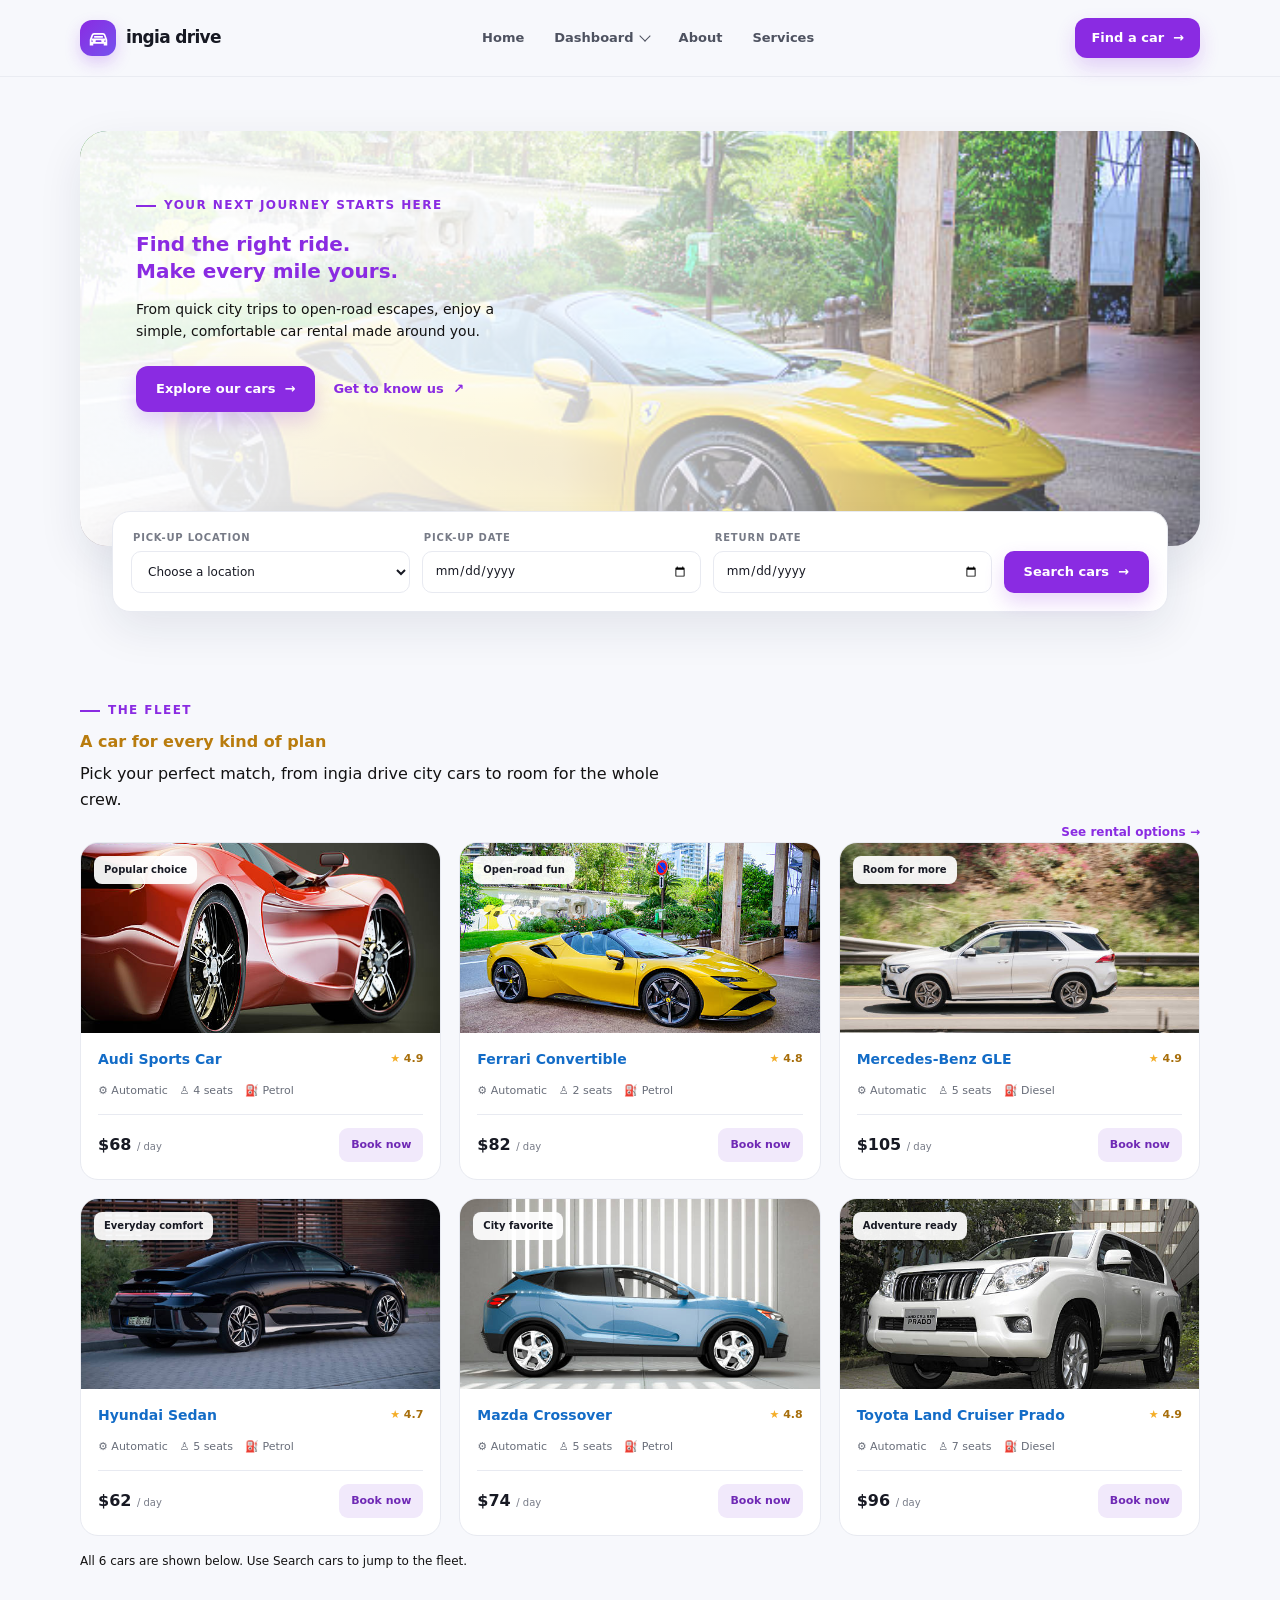
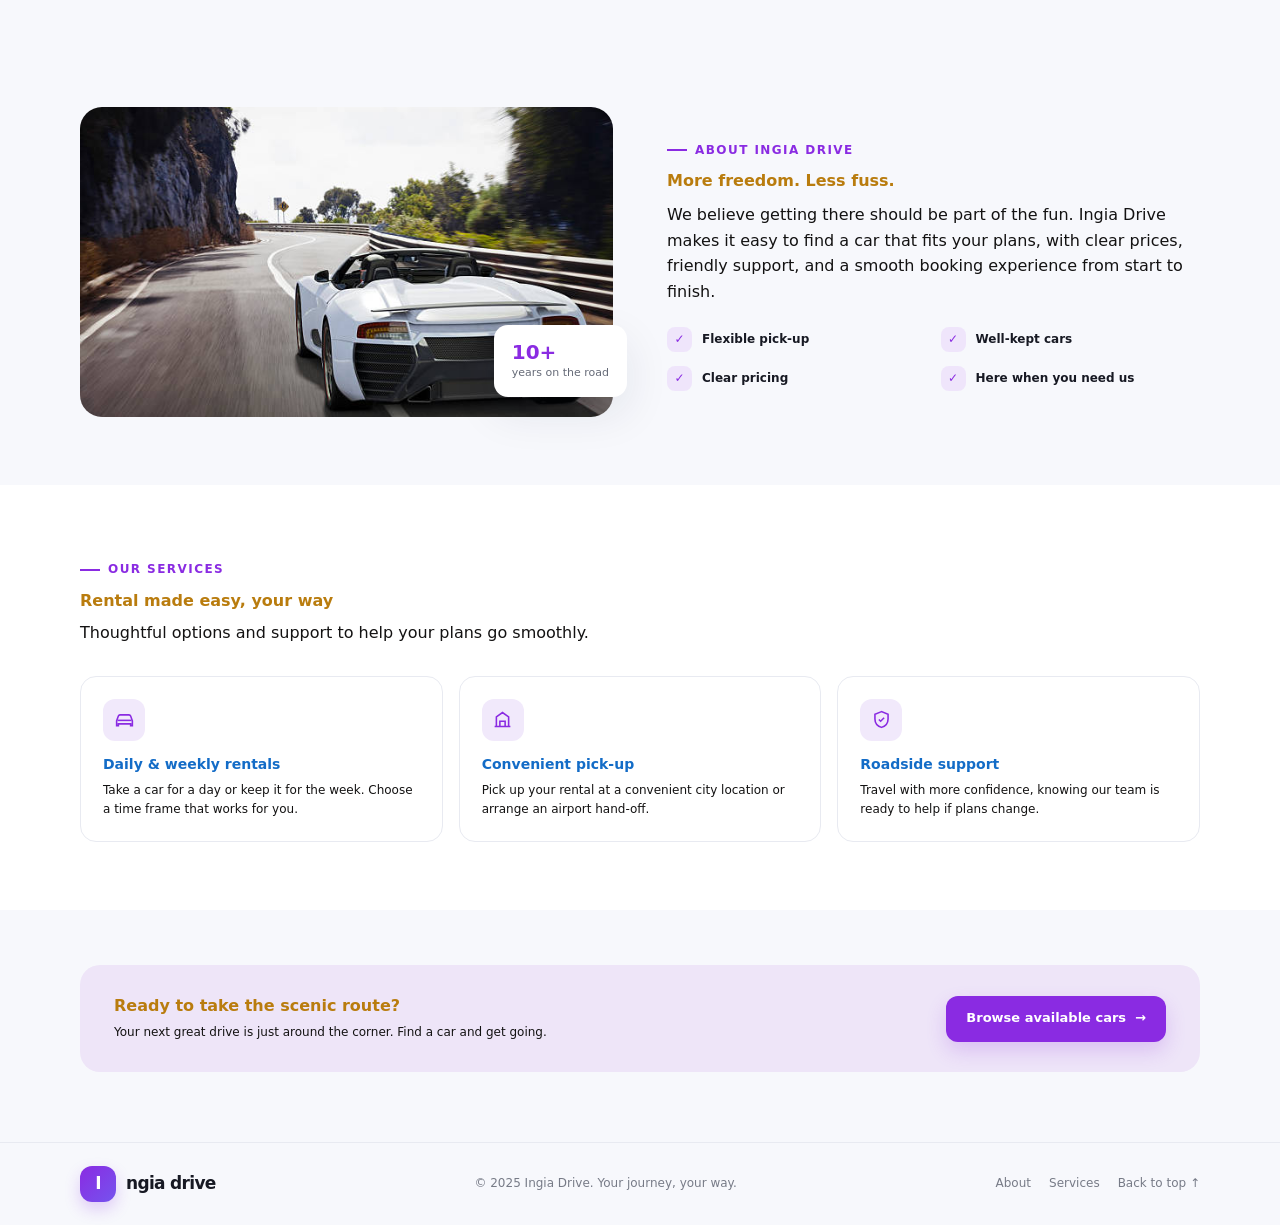
<file: index.html>
<!DOCTYPE html>
<html lang="en">
<head>
  <meta charset="UTF-8">
  <meta name="viewport" content="width=device-width, initial-scale=1.0">
  <meta name="theme-color" content="#f7f8fc">
  <meta name="description" content="Find your perfect ride with Ingia Drive. Easy, flexible car rentals for every journey.">
  <title>Ingia Drive | Car Rentals</title>
  <link rel="stylesheet" href="style.css"> 
</head>
<body>
  <header>
    <div class="container nav">
      <a class="brand" href="#home" aria-label="Ingia Drive home">
        <span class="brand-mark" aria-hidden="true">
          <svg viewBox="0 0 24 24" fill="none" stroke="currentColor" stroke-width="2"><path d="M3 13.5 5 8a2 2 0 0 1 1.9-1.3h10.2A2 2 0 0 1 19 8l2 5.5V19h-2v-2H5v2H3v-5.5Z"/><path d="M4 13h16M7 10h10"/><circle cx="7" cy="14.5" r="1"/><circle cx="17" cy="14.5" r="1"/></svg>
        </span>
        ingia drive
      </a>
      <nav class="nav-links" aria-label="Main navigation">
        <a href="#home">Home</a>
        <details class="nav-dropdown" id="dashboard-menu">
          <summary>Dashboard</summary>
          <div class="nav-dropdown-menu">
            <a href="renter-dashboard.html">Renter dashboard</a>
            <a href="manager-dashboard.html">Manager dashboard</a>
          </div>
        </details>
        <a href="#about">About</a>
        <a href="#services">Services</a>
      </nav>
      <a class="button" href="#fleet">Find a car <span aria-hidden="true">→</span></a>
    </div>
  </header>

  <main>
    <section class="hero" id="home">
      <div class="container">
        <div class="hero-card">
          <div class="hero-content">
            <span class="eyebrow">Your next journey starts here</span>
            <h1>Find the right ride.<br>Make every mile yours.</h1>
            <p class="hero-copy">From quick city trips to open-road escapes, enjoy a simple, comfortable car rental made around you.</p>
            <div class="hero-actions">
              <a class="button" href="#fleet">Explore our cars <span aria-hidden="true">→</span></a>
              <a class="text-link" href="#about">Get to know us <span aria-hidden="true">↗</span></a>
            </div>
          </div>
        </div>
        <form class="booking-bar" id="booking-form">
          <div class="field">
            <label for="pickup">Pick-up location</label>
            <select id="pickup" name="pickup">
              <option value="">Choose a location</option>
              <option>Downtown</option>
              <option>Airport</option>
              <option>Central Station</option>
            </select>
          </div>
          <div class="field">
            <label for="pickup-date">Pick-up date</label>
            <input id="pickup-date" name="pickup-date" type="date">
          </div>
          <div class="field">
            <label for="return-date">Return date</label>
            <input id="return-date" name="return-date" type="date">
          </div>
          <button class="button" type="submit">Search cars <span aria-hidden="true">→</span></button>
        </form>
      </div>
    </section>

    <section class="fleet" id="fleet">
      <div class="container">
        <div class="fleet-top">
          <div class="section-heading">
            <span class="eyebrow">The fleet</span>
            <h2>A car for every kind of plan</h2>
            <p>Pick your perfect match, from ingia drive city cars to room for the whole crew.</p>
          </div>
          <a class="view-all" href="#services">See rental options <span aria-hidden="true">→</span></a>
        </div>
        <div class="cars">
          <article class="car-card">
            <div class="car-image">
              <img src="Audi.jpg" alt="Red Audi sports car" loading="lazy">
              <span class="tag">Popular choice</span>
            </div>
            <div class="car-info">
              <div class="car-name"><h3>Audi Sports Car</h3><span class="rating"><span>★</span> 4.9</span></div>
              <div class="specs">
                <span>⚙ Automatic</span><span>♙ 4 seats</span><span>⛽ Petrol</span>
              </div>
              <div class="price-row"><div class="price">$68 <small>/ day</small></div><a class="small-button" href="#booking-form">Book now</a></div>
            </div>
          </article>
          <article class="car-card">
            <div class="car-image">
              <img src="ferrari.jpg" alt="Yellow Ferrari convertible parked by the street" loading="lazy">
              <span class="tag">Open-road fun</span>
            </div>
            <div class="car-info">
              <div class="car-name"><h3>Ferrari Convertible</h3><span class="rating"><span>★</span> 4.8</span></div>
              <div class="specs">
                <span>⚙ Automatic</span><span>♙ 2 seats</span><span>⛽ Petrol</span>
              </div>
              <div class="price-row"><div class="price">$82 <small>/ day</small></div><a class="small-button" href="#booking-form">Book now</a></div>
            </div>
          </article>
          <article class="car-card">
            <div class="car-image">
              <img src="gle.jpg" alt="White Mercedes-Benz GLE SUV on the road" loading="lazy">
              <span class="tag">Room for more</span>
            </div>
            <div class="car-info">
              <div class="car-name"><h3>Mercedes-Benz GLE</h3><span class="rating"><span>★</span> 4.9</span></div>
              <div class="specs">
                <span>⚙ Automatic</span><span>♙ 5 seats</span><span>⛽ Diesel</span>
              </div>
              <div class="price-row"><div class="price">$105 <small>/ day</small></div><a class="small-button" href="#booking-form">Book now</a></div>
            </div>
          </article>
          <article class="car-card">
            <div class="car-image">
              <img src="hyundai.jpg" alt="Black Hyundai sedan" loading="lazy">
              <span class="tag">Everyday comfort</span>
            </div>
            <div class="car-info">
              <div class="car-name"><h3>Hyundai Sedan</h3><span class="rating"><span>★</span> 4.7</span></div>
              <div class="specs">
                <span>⚙ Automatic</span><span>♙ 5 seats</span><span>⛽ Petrol</span>
              </div>
              <div class="price-row"><div class="price">$62 <small>/ day</small></div><a class="small-button" href="#booking-form">Book now</a></div>
            </div>
          </article>
          <article class="car-card">
            <div class="car-image">
              <img src="mazda.jpg" alt="Blue Mazda crossover" loading="lazy">
              <span class="tag">City favorite</span>
            </div>
            <div class="car-info">
              <div class="car-name"><h3>Mazda Crossover</h3><span class="rating"><span>★</span> 4.8</span></div>
              <div class="specs">
                <span>⚙ Automatic</span><span>♙ 5 seats</span><span>⛽ Petrol</span>
              </div>
              <div class="price-row"><div class="price">$74 <small>/ day</small></div><a class="small-button" href="#booking-form">Book now</a></div>
            </div>
          </article>
          <article class="car-card">
            <div class="car-image">
              <img src="prado.jpg" alt="White Toyota Land Cruiser Prado SUV" loading="lazy">
              <span class="tag">Adventure ready</span>
            </div>
            <div class="car-info">
              <div class="car-name"><h3>Toyota Land Cruiser Prado</h3><span class="rating"><span>★</span> 4.9</span></div>
              <div class="specs">
                <span>⚙ Automatic</span><span>♙ 7 seats</span><span>⛽ Diesel</span>
              </div>
              <div class="price-row"><div class="price">$96 <small>/ day</small></div><a class="small-button" href="#booking-form">Book now</a></div>
            </div>
          </article>
        </div>
        <p id="search-results" class="search-results" aria-live="polite">All 6 cars are shown below. Use Search cars to jump to the fleet.</p>
      </div>
    </section>

    <section id="about">
      <div class="container about-wrap">
        <div class="about-image">
          <img src="ferrari1.jpg" alt="Convertible driving along a scenic mountain road" loading="lazy">
          <div class="experience"><strong>10+</strong>years on the road</div>
        </div>
        <div class="about-copy">
          <span class="eyebrow">About Ingia Drive</span>
          <h2>More freedom. Less fuss.</h2>
          <p>We believe getting there should be part of the fun. Ingia Drive makes it easy to find a car that fits your plans, with clear prices, friendly support, and a smooth booking experience from start to finish.</p>
          <div class="benefits">
            <div class="benefit"><span class="check">✓</span> Flexible pick-up</div>
            <div class="benefit"><span class="check">✓</span> Well-kept cars</div>
            <div class="benefit"><span class="check">✓</span> Clear pricing</div>
            <div class="benefit"><span class="check">✓</span> Here when you need us</div>
          </div>
        </div>
      </div>
    </section>

    <section class="services" id="services">
      <div class="container">
        <div class="section-heading">
          <span class="eyebrow">Our services</span>
          <h2>Rental made easy, your way</h2>
          <p>Thoughtful options and support to help your plans go smoothly.</p>
        </div>
        <div class="service-grid">
          <article class="service-card">
            <div class="service-icon" aria-hidden="true"><svg viewBox="0 0 24 24" fill="none" stroke="currentColor" stroke-width="1.8"><path d="M3 13.5 5 8a2 2 0 0 1 1.9-1.3h10.2A2 2 0 0 1 19 8l2 5.5V19h-2v-2H5v2H3v-5.5Z"/><path d="M4 13h16"/></svg></div>
            <h3>Daily &amp; weekly rentals</h3>
            <p>Take a car for a day or keep it for the week. Choose a time frame that works for you.</p>
          </article>
          <article class="service-card">
            <div class="service-icon" aria-hidden="true"><svg viewBox="0 0 24 24" fill="none" stroke="currentColor" stroke-width="1.8"><path d="M3 20h18M5 20V9l7-5 7 5v11M9 20v-6h6v6"/></svg></div>
            <h3>Convenient pick-up</h3>
            <p>Pick up your rental at a convenient city location or arrange an airport hand-off.</p>
          </article>
          <article class="service-card">
            <div class="service-icon" aria-hidden="true"><svg viewBox="0 0 24 24" fill="none" stroke="currentColor" stroke-width="1.8"><path d="M12 3 4.5 6v5.3c0 4.7 3.2 8.3 7.5 9.7 4.3-1.4 7.5-5 7.5-9.7V6L12 3Z"/><path d="m9 12 2 2 4-4"/></svg></div>
            <h3>Roadside support</h3>
            <p>Travel with more confidence, knowing our team is ready to help if plans change.</p>
          </article>
        </div>
      </div>
    </section>

    <section class="cta">
      <div class="container">
        <div class="cta-box">
          <div>
            <h2>Ready to take the scenic route?</h2>
            <p>Your next great drive is just around the corner. Find a car and get going.</p>
          </div>
          <a class="button" href="#fleet">Browse available cars <span aria-hidden="true">→</span></a>
        </div>
      </div>
    </section>
  </main>

  <footer>
    <div class="container footer-row">
      <a class="brand" href="#home"><span class="brand-mark" aria-hidden="true">I</span>ngia drive</a>
      <span>© 2025 Ingia Drive. Your journey, your way.</span>
      <div class="footer-links"><a href="#about">About</a><a href="#services">Services</a><a href="#home">Back to top ↑</a></div>
    </div>
  </footer>
  <script>
    document.getElementById("booking-form").addEventListener("submit", function (event) {
      event.preventDefault();
      document.getElementById("search-results").textContent = "Here are all 6 cars in our fleet.";
      document.getElementById("fleet").scrollIntoView({ behavior: "smooth" });
    });
  </script>
</body>
</html>
</file>
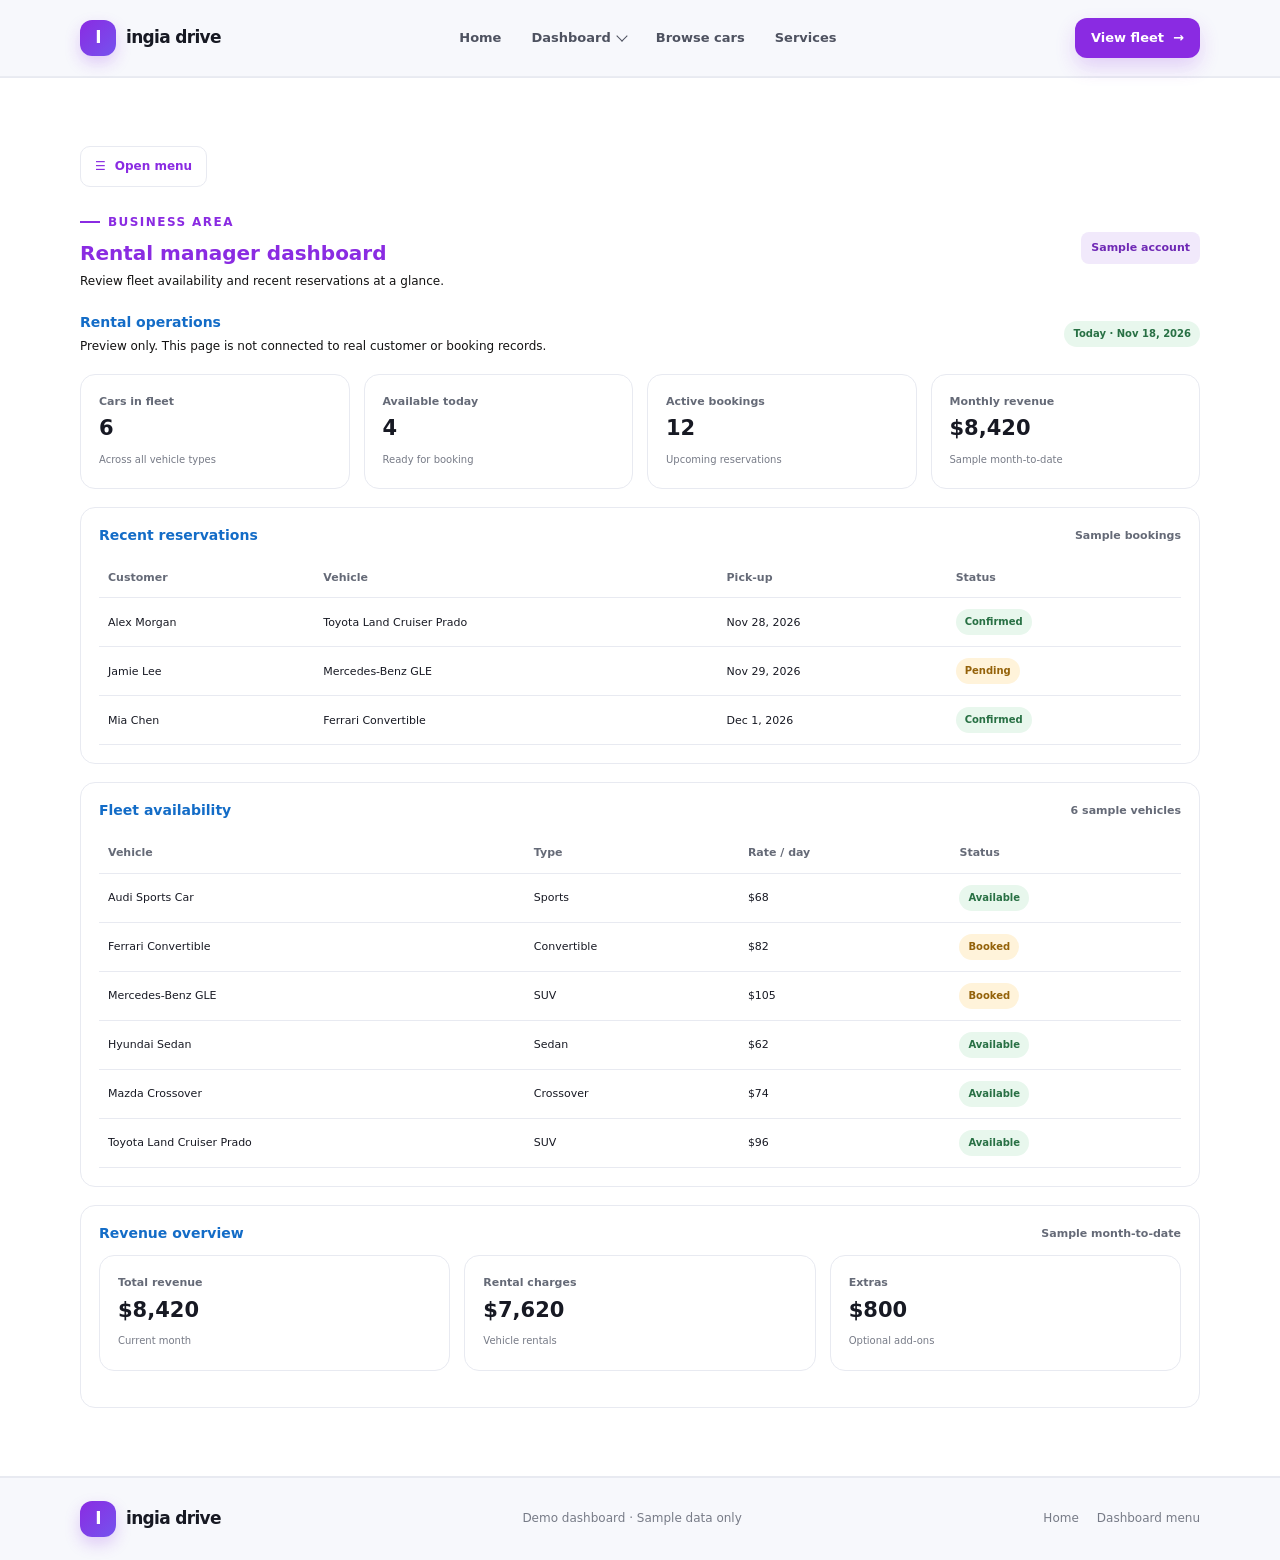
<file: manager-dashboard.html>
<!DOCTYPE html>
<html lang="en">
<head>
  <meta charset="UTF-8">
  <meta name="viewport" content="width=device-width, initial-scale=1.0">
  <meta name="description" content="View sample fleet, reservations, and revenue metrics on the Ingia Drive manager dashboard.">
  <title>Rental Manager Dashboard | Ingia Drive</title>
  <link rel="stylesheet" href="style.css">
</head>
<body>
  <header>
    <div class="container nav">
      <a class="brand" href="index.html" aria-label="Ingia Drive home">
        <span class="brand-mark" aria-hidden="true">I</span>
        ingia drive
      </a>
      <nav class="nav-links" aria-label="Main navigation">
        <a href="index.html">Home</a>
        <details class="nav-dropdown" id="dashboard-menu">
          <summary>Dashboard</summary>
          <div class="nav-dropdown-menu">
            <a href="renter-dashboard.html">Renter dashboard</a>
            <a href="manager-dashboard.html">Manager dashboard</a>
          </div>
        </details>
        <a href="index.html#fleet">Browse cars</a>
        <a href="index.html#services">Services</a>
      </nav>
      <a class="button" href="index.html#fleet">View fleet <span aria-hidden="true">→</span></a>
    </div>
  </header>

  <main>
    <section class="dashboard dashboard-page">
      <div class="container dashboard-layout">
        <button class="dashboard-menu-backdrop" type="button" aria-label="Close dashboard menu" hidden></button>
        <aside class="dashboard-sidebar" id="manager-menu" aria-label="Rental manager dashboard menu" hidden>
          <div class="dashboard-sidebar-header">
            <p class="sidebar-title">Choose dashboard</p>
            <button class="dashboard-menu-close" type="button">Close</button>
          </div>
          <nav class="dashboard-sidebar-links" aria-label="Dashboard types">
            <a href="renter-dashboard.html">Renter dashboard</a>
            <a class="is-current" href="manager-dashboard.html" aria-current="page">Manager dashboard</a>
          </nav>
          <p class="sidebar-title">Manager menu</p>
          <nav class="dashboard-sidebar-links" aria-label="Manager dashboard sections">
            <a class="is-current" href="#overview" aria-current="page">Overview</a>
            <a href="#fleet-management">Fleet</a>
            <a href="#reservations">Reservations</a>
            <a href="#revenue-overview">Revenue</a>
            <a href="index.html#fleet">Browse cars</a>
          </nav>
        </aside>
        <div class="dashboard-content" id="overview">
        <button class="dashboard-menu-toggle" type="button" aria-controls="manager-menu" aria-expanded="false">
          <span aria-hidden="true">☰</span> Open menu
        </button>
        <div class="dashboard-heading">
          <div>
            <span class="eyebrow">Business area</span>
            <h1>Rental manager dashboard</h1>
            <p>Review fleet availability and recent reservations at a glance.</p>
          </div>
          <span class="demo-badge">Sample account</span>
        </div>

        <div class="dashboard-welcome">
          <div>
            <h3>Rental operations</h3>
            <p>Preview only. This page is not connected to real customer or booking records.</p>
          </div>
          <span class="status-pill">Today · Nov 18, 2026</span>
        </div>

        <div class="dashboard-stats manager-stats">
          <article class="stat-card"><span>Cars in fleet</span><strong>6</strong><small>Across all vehicle types</small></article>
          <article class="stat-card"><span>Available today</span><strong>4</strong><small>Ready for booking</small></article>
          <article class="stat-card"><span>Active bookings</span><strong>12</strong><small>Upcoming reservations</small></article>
          <article class="stat-card"><span>Monthly revenue</span><strong>$8,420</strong><small>Sample month-to-date</small></article>
        </div>

        <article class="dashboard-card reservations-card" id="reservations">
          <div class="dashboard-card-heading">
            <h3>Recent reservations</h3>
            <span class="sample-note">Sample bookings</span>
          </div>
          <div class="table-scroll">
            <table class="reservation-table">
              <thead><tr><th>Customer</th><th>Vehicle</th><th>Pick-up</th><th>Status</th></tr></thead>
              <tbody>
                <tr><td>Alex Morgan</td><td>Toyota Land Cruiser Prado</td><td>Nov 28, 2026</td><td><span class="status-pill">Confirmed</span></td></tr>
                <tr><td>Jamie Lee</td><td>Mercedes-Benz GLE</td><td>Nov 29, 2026</td><td><span class="status-pill status-pending">Pending</span></td></tr>
                <tr><td>Mia Chen</td><td>Ferrari Convertible</td><td>Dec 1, 2026</td><td><span class="status-pill">Confirmed</span></td></tr>
              </tbody>
            </table>
          </div>
        </article>

        <article class="dashboard-card reservations-card" id="fleet-management">
          <div class="dashboard-card-heading">
            <h3>Fleet availability</h3>
            <span class="sample-note">6 sample vehicles</span>
          </div>
          <div class="table-scroll">
            <table class="reservation-table">
              <thead><tr><th>Vehicle</th><th>Type</th><th>Rate / day</th><th>Status</th></tr></thead>
              <tbody>
                <tr><td>Audi Sports Car</td><td>Sports</td><td>$68</td><td><span class="status-pill">Available</span></td></tr>
                <tr><td>Ferrari Convertible</td><td>Convertible</td><td>$82</td><td><span class="status-pill status-booked">Booked</span></td></tr>
                <tr><td>Mercedes-Benz GLE</td><td>SUV</td><td>$105</td><td><span class="status-pill status-booked">Booked</span></td></tr>
                <tr><td>Hyundai Sedan</td><td>Sedan</td><td>$62</td><td><span class="status-pill">Available</span></td></tr>
                <tr><td>Mazda Crossover</td><td>Crossover</td><td>$74</td><td><span class="status-pill">Available</span></td></tr>
                <tr><td>Toyota Land Cruiser Prado</td><td>SUV</td><td>$96</td><td><span class="status-pill">Available</span></td></tr>
              </tbody>
            </table>
          </div>
        </article>

        <article class="dashboard-card reservations-card" id="revenue-overview">
          <div class="dashboard-card-heading">
            <h3>Revenue overview</h3>
            <span class="sample-note">Sample month-to-date</span>
          </div>
          <div class="dashboard-stats revenue-stats">
            <article class="stat-card"><span>Total revenue</span><strong>$8,420</strong><small>Current month</small></article>
            <article class="stat-card"><span>Rental charges</span><strong>$7,620</strong><small>Vehicle rentals</small></article>
            <article class="stat-card"><span>Extras</span><strong>$800</strong><small>Optional add-ons</small></article>
          </div>
        </article>
        </div>
      </div>
    </section>
  </main>

  <footer>
    <div class="container footer-row">
      <a class="brand" href="index.html"><span class="brand-mark" aria-hidden="true">I</span>ingia drive</a>
      <span>Demo dashboard · Sample data only</span>
      <div class="footer-links"><a href="index.html">Home</a><a href="index.html#dashboard-menu">Dashboard menu</a></div>
    </div>
  </footer>
  <script src="dashboard.js"></script>
</body>
</html>
</file>
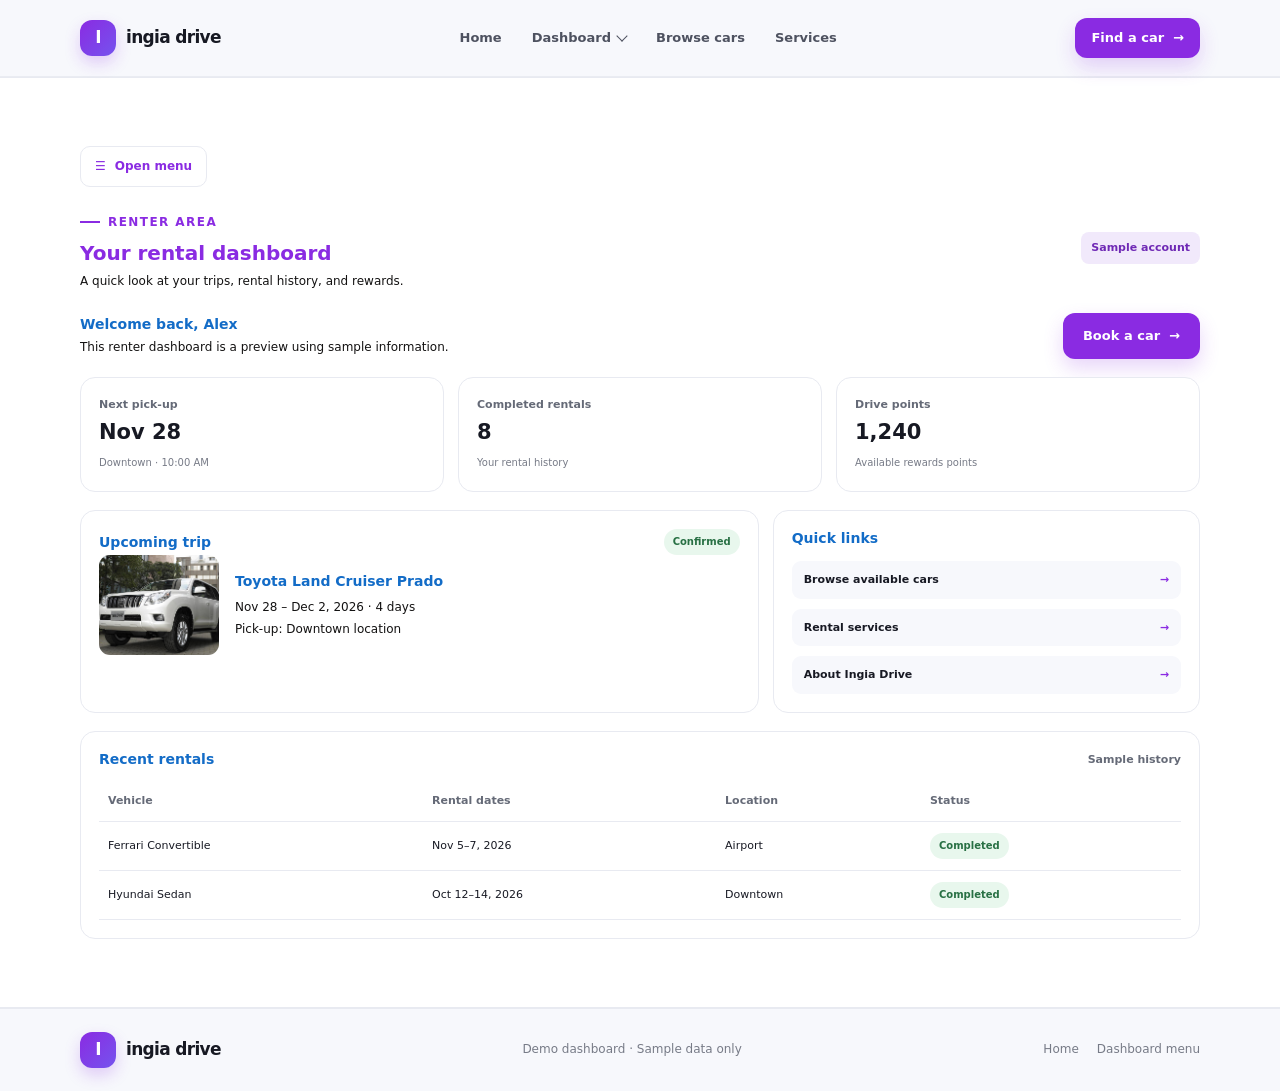
<file: renter-dashboard.html>
<!DOCTYPE html>
<html lang="en">
<head>
  <meta charset="UTF-8">
  <meta name="viewport" content="width=device-width, initial-scale=1.0">
  <meta name="description" content="View sample upcoming trips, rental history, and rewards on the Ingia Drive renter dashboard.">
  <title>Renter Dashboard | Ingia Drive</title>
  <link rel="stylesheet" href="style.css">
</head>
<body>
  <header>
    <div class="container nav">
      <a class="brand" href="index.html" aria-label="Ingia Drive home">
        <span class="brand-mark" aria-hidden="true">I</span>
        ingia drive
      </a>
      <nav class="nav-links" aria-label="Main navigation">
        <a href="index.html">Home</a>
        <details class="nav-dropdown" id="dashboard-menu">
          <summary>Dashboard</summary>
          <div class="nav-dropdown-menu">
            <a href="renter-dashboard.html">Renter dashboard</a>
            <a href="manager-dashboard.html">Manager dashboard</a>
          </div>
        </details>
        <a href="index.html#fleet">Browse cars</a>
        <a href="index.html#services">Services</a>
      </nav>
      <a class="button" href="index.html#fleet">Find a car <span aria-hidden="true">→</span></a>
    </div>
  </header>

  <main>
    <section class="dashboard dashboard-page">
      <div class="container dashboard-layout">
        <button class="dashboard-menu-backdrop" type="button" aria-label="Close dashboard menu" hidden></button>
        <aside class="dashboard-sidebar" id="renter-menu" aria-label="Renter dashboard menu" hidden>
          <div class="dashboard-sidebar-header">
            <p class="sidebar-title">Choose dashboard</p>
            <button class="dashboard-menu-close" type="button">Close</button>
          </div>
          <nav class="dashboard-sidebar-links" aria-label="Dashboard types">
            <a class="is-current" href="renter-dashboard.html" aria-current="page">Renter dashboard</a>
            <a href="manager-dashboard.html">Manager dashboard</a>
          </nav>
          <p class="sidebar-title">Renter menu</p>
          <nav class="dashboard-sidebar-links" aria-label="Renter dashboard sections">
            <a class="is-current" href="#overview" aria-current="page">Overview</a>
            <a href="#upcoming">Upcoming trip</a>
            <a href="#history">Rental history</a>
            <a href="index.html#fleet">Browse cars</a>
          </nav>
        </aside>
        <div class="dashboard-content" id="overview">
        <button class="dashboard-menu-toggle" type="button" aria-controls="renter-menu" aria-expanded="false">
          <span aria-hidden="true">☰</span> Open menu
        </button>
        <div class="dashboard-heading">
          <div>
            <span class="eyebrow">Renter area</span>
            <h1>Your rental dashboard</h1>
            <p>A quick look at your trips, rental history, and rewards.</p>
          </div>
          <span class="demo-badge">Sample account</span>
        </div>

        <div class="dashboard-welcome">
          <div>
            <h3>Welcome back, Alex</h3>
            <p>This renter dashboard is a preview using sample information.</p>
          </div>
          <a class="button" href="index.html#fleet">Book a car <span aria-hidden="true">→</span></a>
        </div>

        <div class="dashboard-stats renter-stats">
          <article class="stat-card"><span>Next pick-up</span><strong>Nov 28</strong><small>Downtown · 10:00 AM</small></article>
          <article class="stat-card"><span>Completed rentals</span><strong>8</strong><small>Your rental history</small></article>
          <article class="stat-card"><span>Drive points</span><strong>1,240</strong><small>Available rewards points</small></article>
        </div>

        <div class="dashboard-columns">
          <article class="dashboard-card upcoming-card" id="upcoming">
            <div class="dashboard-card-heading"><h3>Upcoming trip</h3><span class="status-pill">Confirmed</span></div>
            <div class="trip-summary">
              <img src="prado.jpg" alt="Toyota Land Cruiser Prado" loading="lazy">
              <div>
                <h3>Toyota Land Cruiser Prado</h3>
                <p>Nov 28 – Dec 2, 2026 · 4 days</p>
                <p>Pick-up: Downtown location</p>
              </div>
            </div>
          </article>
          <article class="dashboard-card">
            <h3>Quick links</h3>
            <div class="dashboard-links">
              <a href="index.html#fleet">Browse available cars <span aria-hidden="true">→</span></a>
              <a href="index.html#services">Rental services <span aria-hidden="true">→</span></a>
              <a href="index.html#about">About Ingia Drive <span aria-hidden="true">→</span></a>
            </div>
          </article>
        </div>

        <article class="dashboard-card reservations-card" id="history">
          <div class="dashboard-card-heading">
            <h3>Recent rentals</h3>
            <span class="sample-note">Sample history</span>
          </div>
          <div class="table-scroll">
            <table class="reservation-table">
              <thead><tr><th>Vehicle</th><th>Rental dates</th><th>Location</th><th>Status</th></tr></thead>
              <tbody>
                <tr><td>Ferrari Convertible</td><td>Nov 5–7, 2026</td><td>Airport</td><td><span class="status-pill">Completed</span></td></tr>
                <tr><td>Hyundai Sedan</td><td>Oct 12–14, 2026</td><td>Downtown</td><td><span class="status-pill">Completed</span></td></tr>
              </tbody>
            </table>
          </div>
        </article>
        </div>
      </div>
    </section>
  </main>

  <footer>
    <div class="container footer-row">
      <a class="brand" href="index.html"><span class="brand-mark" aria-hidden="true">I</span>ingia drive</a>
      <span>Demo dashboard · Sample data only</span>
      <div class="footer-links"><a href="index.html">Home</a><a href="index.html#dashboard-menu">Dashboard menu</a></div>
    </div>
  </footer>
  <script src="dashboard.js"></script>
</body>
</html>
</file>
<file: style.css>
:root {
      --ink: #171923;
      --muted: #656a77;
      --violet: blueviolet;
      --gold: #B97C0E;
      --blue: #136CC7;
      --paper: #f7f8fc;
      --white: #fff;
      --line: #e8eaf1;
      --shadow: 0 16px 45px rgba(27, 35, 67, .09);
    }

    * { box-sizing: border-box; }
    html { scroll-behavior: smooth; }
    body {
      margin: 0;
      background: var(--paper);
      color: #131212;
      font-family: Inter, ui-sans-serif, system-ui, -apple-system, BlinkMacSystemFont, "Segoe UI", sans-serif;
      line-height: 1.6;
    }
    a { color: inherit; text-decoration: none; }
    img { display: block; width: 100%; object-fit: cover; }
    h1 { color: blueviolet; font-size: 20px; line-height: 1.35; margin: 0; }
    h2 { color: #B97C0E; font-size: 16px; line-height: 1.4; margin: 0; }
    h3 { color: #136CC7; font-size: 14px; line-height: 1.4; margin: 0; }
    p { color: #131212; margin: 0; }
    .container { width: min(1120px, calc(100% - 40px)); margin: 0 auto; }
    .eyebrow {
      display: inline-flex;
      align-items: center;
      gap: 8px;
      color: var(--violet);
      font-size: 12px;
      font-weight: 800;
      letter-spacing: .12em;
      text-transform: uppercase;
    }
    .eyebrow::before { content: ""; width: 20px; height: 2px; background: currentColor; }
    .section-heading { max-width: 600px; margin-bottom: 30px; }
    .section-heading h2 { margin: 10px 0 8px; }
    .section-heading p { color: #131212; }

    header {
      position: sticky;
      top: 0;
      z-index: 5;
      background: rgba(247, 248, 252, .92);
      backdrop-filter: blur(14px);
      border-bottom: 1px solid rgba(232, 234, 241, .8);
    }
    .nav { min-height: 76px; display: flex; align-items: center; justify-content: space-between; gap: 24px; }
    .brand { display: inline-flex; align-items: center; gap: 10px; font-size: 17px; font-weight: 850; color: var(--ink); letter-spacing: -.04em; }
    .brand-mark {
      width: 36px; height: 36px; display: grid; place-items: center; border-radius: 12px;
      color: white; background: linear-gradient(135deg, blueviolet, #7553ee);
      box-shadow: 0 7px 16px rgba(138, 43, 226, .22);
    }
    .brand-mark svg { width: 21px; height: 21px; }
    .nav-links { display: flex; align-items: center; gap: 30px; font-size: 13px; font-weight: 700; color: #4e5260; }
    .nav-links a:hover { color: var(--violet); }
    .nav-dropdown { position: relative; }
    .nav-dropdown summary { display: flex; align-items: center; gap: 7px; cursor: pointer; list-style: none; }
    .nav-dropdown summary::-webkit-details-marker { display: none; }
    .nav-dropdown summary::after { content: ""; width: 7px; height: 7px; margin-top: -4px; border-right: 1.5px solid currentColor; border-bottom: 1.5px solid currentColor; transform: rotate(45deg); }
    .nav-dropdown[open] summary { color: var(--violet); }
    .nav-dropdown[open] summary::after { margin-top: 4px; transform: rotate(225deg); }
    .nav-dropdown-menu { position: absolute; z-index: 10; top: calc(100% + 12px); left: -12px; display: none; min-width: 190px; padding: 7px; border: 1px solid var(--line); border-radius: 12px; background: #fff; box-shadow: var(--shadow); }
    .nav-dropdown[open] .nav-dropdown-menu { display: grid; }
    .nav-links .nav-dropdown-menu a { padding: 10px 12px; border-radius: 8px; color: #4e5260; font-size: 12px; white-space: nowrap; }
    .nav-links .nav-dropdown-menu a:hover { background: #f1e9fb; color: #6f29b5; }
    .button {
      display: inline-flex; justify-content: center; align-items: center; gap: 9px;
      min-height: 46px; padding: 0 20px; border: 0; border-radius: 12px;
      background: blueviolet; color: white; font: inherit; font-size: 13px; font-weight: 800;
      cursor: pointer; box-shadow: 0 9px 20px rgba(138, 43, 226, .2); transition: transform .2s, background .2s;
    }
    .button:hover { background: #7625c8; transform: translateY(-2px); }
    .button svg { width: 16px; height: 16px; }
    .nav .button { min-height: 40px; padding: 0 16px; }

    .hero { padding: 54px 0 60px; }
    .hero-card {
      position: relative; min-height: 415px; overflow: hidden; border-radius: 27px;
      background: #f0edf4 url("ferrari.jpg") center 55% / cover;
      box-shadow: var(--shadow);
    }
    .hero-card::before {
      content: ""; position: absolute; inset: 0;
      background: linear-gradient(90deg, rgba(255,255,255,.94) 0%, rgba(255,255,255,.82) 43%, rgba(255,255,255,.08) 100%);
    }
    .hero-content { position: relative; z-index: 1; width: min(520px, 100%); padding: 58px 56px; }
    .hero .eyebrow { color: blueviolet; }
    .hero h1 { color: blueviolet; font-size: 20px; margin: 15px 0 13px; }
    .hero-copy { max-width: 430px; color: #131212; font-size: 14px; }
    .hero-actions { display: flex; align-items: center; flex-wrap: wrap; gap: 18px; margin-top: 24px; }
    .text-link { color: blueviolet; font-size: 13px; font-weight: 750; }
    .text-link span { margin-left: 5px; }
    .booking-bar {
      position: relative; z-index: 2; display: grid; grid-template-columns: 1fr 1fr 1fr auto;
      gap: 12px; align-items: end; width: calc(100% - 64px); margin: -35px auto 0;
      padding: 18px; border: 1px solid var(--line); border-radius: 18px; background: white; box-shadow: var(--shadow);
    }
    .field label { display: block; margin: 0 0 5px 2px; color: #777b87; font-size: 10px; font-weight: 800; letter-spacing: .08em; text-transform: uppercase; }
    .field select, .field input {
      width: 100%; min-height: 42px; padding: 0 12px; border: 1px solid var(--line);
      border-radius: 10px; background: #fff; color: var(--ink); font: inherit; font-size: 12px;
    }
    .booking-bar .button { min-height: 42px; border-radius: 10px; }

    section { padding: 68px 0; }
    .fleet { padding-top: 22px; }
    .fleet-top { display: flex; align-items: end; justify-content: space-between; gap: 20px; }
    .view-all { color: var(--violet); font-size: 12px; font-weight: 800; white-space: nowrap; }
    .cars { display: grid; grid-template-columns: repeat(3, 1fr); gap: 18px; }
    .search-results { margin-top: 16px; color: #131212; font-size: 12px; }
    .car-card { overflow: hidden; border: 1px solid var(--line); border-radius: 18px; background: #fff; transition: transform .2s, box-shadow .2s; }
    .car-card:hover { transform: translateY(-4px); box-shadow: var(--shadow); }
    .car-image { position: relative; height: 190px; background: #e9e9ef; }
    .car-image img { height: 100%; }
    .tag { position: absolute; top: 13px; left: 13px; padding: 6px 10px; border-radius: 8px; background: rgba(255,255,255,.93); color: var(--ink); font-size: 10px; font-weight: 800; }
    .car-info { padding: 17px; }
    .car-name { display: flex; justify-content: space-between; gap: 12px; align-items: start; }
    .rating { color: #a76e0b; font-size: 11px; font-weight: 800; white-space: nowrap; }
    .rating span { color: #f4ae29; }
    .specs { display: flex; flex-wrap: wrap; gap: 12px; margin: 12px 0 15px; color: #686d79; font-size: 11px; }
    .specs span { display: inline-flex; align-items: center; gap: 5px; }
    .specs svg { width: 14px; height: 14px; color: #8a8e99; }
    .price-row { display: flex; align-items: center; justify-content: space-between; padding-top: 13px; border-top: 1px solid var(--line); }
    .price { color: var(--ink); font-size: 16px; font-weight: 850; }
    .price small { color: #777b87; font-size: 10px; font-weight: 500; }
    .small-button { padding: 8px 12px; border-radius: 9px; background: #f1e9fb; color: #6f29b5; font-size: 11px; font-weight: 800; }

    .dashboard { background: #fff; border-top: 1px solid var(--line); border-bottom: 1px solid var(--line); }
    .dashboard-heading, .dashboard-welcome, .dashboard-card-heading { display: flex; align-items: center; justify-content: space-between; gap: 16px; }
    .dashboard-heading { margin-bottom: 22px; }
    .dashboard-heading h2 { margin: 8px 0 5px; }
    .dashboard-heading p, .dashboard-welcome p, .trip-summary p { color: #131212; font-size: 12px; }
    .demo-badge, .sample-note { color: var(--muted); font-size: 11px; font-weight: 750; }
    .demo-badge { padding: 7px 10px; border-radius: 8px; background: #f1e9fb; color: #6f29b5; white-space: nowrap; }
    .dashboard-page { min-height: calc(100vh - 170px); }
    .dashboard-layout { position: relative; }
    .dashboard-menu-toggle { display: inline-flex; align-items: center; gap: 9px; margin-bottom: 18px; padding: 10px 14px; border: 1px solid var(--line); border-radius: 10px; background: #fff; color: var(--violet); font: inherit; font-size: 12px; font-weight: 800; cursor: pointer; }
    .dashboard-menu-toggle:hover { background: #f1e9fb; }
    .dashboard-sidebar { position: fixed; z-index: 20; top: 76px; bottom: 0; left: 0; width: min(290px, 86vw); overflow-y: auto; padding: 18px; border: 1px solid var(--line); border-left: 0; border-radius: 0 16px 16px 0; background: #fff; box-shadow: var(--shadow); }
    .dashboard-sidebar[hidden], .dashboard-menu-backdrop[hidden] { display: none; }
    .dashboard-sidebar:not([hidden]) { animation: dashboard-menu-enter .2s ease-out; }
    .dashboard-menu-backdrop { position: fixed; z-index: 19; top: 76px; right: 0; bottom: 0; left: 0; width: 100%; border: 0; background: rgba(23, 25, 35, .35); cursor: pointer; }
    .dashboard-sidebar-header { display: flex; align-items: center; justify-content: space-between; gap: 12px; margin-bottom: 12px; }
    .sidebar-title { margin: 0; color: var(--muted); font-size: 10px; font-weight: 800; letter-spacing: .1em; text-transform: uppercase; }
    .dashboard-menu-close { padding: 7px 10px; border: 1px solid var(--line); border-radius: 8px; background: white; color: var(--ink); font: inherit; font-size: 11px; font-weight: 750; cursor: pointer; }
    .dashboard-menu-close:hover { background: var(--paper); }
    .dashboard-sidebar-links { display: grid; gap: 5px; }
    .dashboard-sidebar-links a { display: block; padding: 10px 11px; border-radius: 9px; color: #4e5260; font-size: 12px; font-weight: 700; }
    .dashboard-sidebar-links a:hover, .dashboard-sidebar-links a.is-current { background: #f1e9fb; color: #6f29b5; }
    .dashboard-content { min-width: 0; }
    body.dashboard-menu-open { overflow: hidden; }
    @keyframes dashboard-menu-enter {
      from { transform: translateX(-100%); }
      to { transform: translateX(0); }
    }
    .dashboard-page .dashboard-heading h1 { margin: 8px 0 5px; }
    .dashboard-welcome { margin-bottom: 18px; }
    .dashboard-welcome h3 { margin-bottom: 4px; }
    .dashboard-stats { display: grid; gap: 14px; margin-bottom: 18px; }
    .renter-stats { grid-template-columns: repeat(3, 1fr); }
    .manager-stats { grid-template-columns: repeat(4, 1fr); }
    .revenue-stats { grid-template-columns: repeat(3, 1fr); }
    .stat-card, .dashboard-card { padding: 18px; border: 1px solid var(--line); border-radius: 15px; background: #fff; }
    .stat-card > span { display: block; color: var(--muted); font-size: 11px; font-weight: 700; }
    .stat-card strong { display: block; margin: 5px 0 2px; color: var(--ink); font-size: 21px; line-height: 1.3; }
    .stat-card small { color: #777b87; font-size: 10px; }
    .dashboard-columns { display: grid; grid-template-columns: 1.35fr .85fr; gap: 14px; }
    .dashboard-card h3 { margin-bottom: 12px; }
    .dashboard-card-heading h3 { margin: 0; }
    .status-pill { display: inline-flex; align-items: center; padding: 5px 9px; border-radius: 20px; background: #e8f7ed; color: #287044; font-size: 10px; font-weight: 800; white-space: nowrap; }
    .status-pending, .status-booked { background: #fff3da; color: #94620a; }
    .trip-summary { display: grid; grid-template-columns: 120px 1fr; align-items: center; gap: 16px; }
    .trip-summary img { height: 100px; border-radius: 11px; }
    .trip-summary h3 { margin-bottom: 6px; }
    .trip-summary p + p { margin-top: 3px; }
    .dashboard-links { display: grid; gap: 10px; }
    .dashboard-links a { display: flex; align-items: center; justify-content: space-between; padding: 10px 12px; border-radius: 9px; background: var(--paper); color: var(--ink); font-size: 11px; font-weight: 700; }
    .dashboard-links a span { color: var(--violet); }
    .reservations-card { margin-top: 18px; }
    .reservations-card .dashboard-card-heading { margin-bottom: 12px; }
    .table-scroll { overflow-x: auto; }
    .reservation-table { width: 100%; min-width: 550px; border-collapse: collapse; text-align: left; }
    .reservation-table th, .reservation-table td { padding: 11px 9px; border-bottom: 1px solid var(--line); font-size: 11px; }
    .reservation-table th { color: var(--muted); font-weight: 750; }
    .reservation-table td { color: var(--ink); }

    .about-wrap { display: grid; grid-template-columns: 1fr 1fr; gap: 54px; align-items: center; }
    .about-image { position: relative; min-height: 310px; }
    .about-image img { height: 310px; border-radius: 22px; }
    .experience {
      position: absolute; right: -14px; bottom: 20px; padding: 15px 18px; border-radius: 14px;
      background: white; box-shadow: var(--shadow); font-size: 11px; color: var(--muted);
    }
    .experience strong { display: block; color: var(--violet); font-size: 20px; line-height: 1.2; }
    .about-copy h2 { margin: 10px 0; }
    .about-copy > p { color: #131212; }
    .benefits { display: grid; grid-template-columns: 1fr 1fr; gap: 14px; margin-top: 22px; }
    .benefit { display: flex; gap: 10px; align-items: center; color: var(--ink); font-size: 12px; font-weight: 750; }
    .check { display: grid; place-items: center; flex: 0 0 25px; width: 25px; height: 25px; border-radius: 8px; background: #efe5fb; color: var(--violet); font-weight: 900; }

    .services { background: #fff; }
    .service-grid { display: grid; grid-template-columns: repeat(3, 1fr); gap: 16px; }
    .service-card { padding: 22px; border: 1px solid var(--line); border-radius: 16px; background: #fff; }
    .service-icon { display: grid; place-items: center; width: 42px; height: 42px; margin-bottom: 14px; border-radius: 12px; background: #f1e9fb; color: var(--violet); }
    .service-icon svg { width: 21px; height: 21px; }
    .service-card h3 { margin-bottom: 7px; }
    .service-card p { color: #131212; font-size: 12px; }
    .cta { padding: 55px 0 70px; }
    .cta-box {
      display: flex; align-items: center; justify-content: space-between; gap: 24px; padding: 30px 34px;
      border-radius: 20px; background: #eee5f8; color: var(--ink);
    }
    .cta-box h2 { margin-bottom: 5px; }
    .cta-box p { max-width: 530px; color: #131212; font-size: 12px; }
    .cta-box .button { white-space: nowrap; }
    footer { padding: 23px 0; border-top: 1px solid var(--line); }
    .footer-row { display: flex; align-items: center; justify-content: space-between; gap: 18px; color: #777b87; font-size: 12px; }
    .footer-links { display: flex; gap: 18px; }
    .footer-links a:hover { color: var(--violet); }

    @media (max-width: 760px) {
      .nav { min-height: 66px; }
      .nav-links { gap: 15px; }
      .nav .button { display: none; }
      .hero { padding-top: 28px; }
      .hero-card { min-height: 390px; background-position: 58% center; }
      .hero-card::before { background: linear-gradient(90deg, rgba(255,255,255,.94), rgba(255,255,255,.58)); }
      .hero-content { padding: 42px 28px; }
      .booking-bar { width: calc(100% - 28px); grid-template-columns: 1fr 1fr; margin-top: -28px; }
      .cars { grid-template-columns: repeat(2, 1fr); }
      .manager-stats { grid-template-columns: repeat(2, 1fr); }
      .revenue-stats { grid-template-columns: repeat(2, 1fr); }
      .dashboard-columns { grid-template-columns: 1fr; }
      .dashboard-sidebar, .dashboard-menu-backdrop { top: 66px; }
      .about-wrap { gap: 30px; }
    }
    @media (max-width: 540px) {
      .container { width: min(100% - 28px, 1120px); }
      .brand { font-size: 15px; }
      .brand-mark { width: 32px; height: 32px; }
      .nav-links { gap: 12px; font-size: 11px; }
      .nav { gap: 8px; }
      .nav-links { gap: 8px; font-size: 10px; }
      .nav-dropdown-menu { left: auto; right: 0; }
      .hero { padding-bottom: 45px; }
      .hero-card { min-height: 365px; border-radius: 20px; }
      .hero-content { padding: 38px 22px; }
      .booking-bar { width: calc(100% - 18px); padding: 12px; gap: 9px; }
      .booking-bar .button { grid-column: span 2; }
      section { padding: 50px 0; }
      .fleet { padding-top: 10px; }
      .cars, .service-grid { grid-template-columns: 1fr; }
      .car-image { height: 210px; }
      .about-wrap { grid-template-columns: 1fr; gap: 28px; }
      .about-image img { height: 250px; }
      .about-image { min-height: 250px; margin-right: 10px; }
      .benefits { gap: 12px 8px; }
      .fleet-top { align-items: start; }
      .dashboard-heading, .dashboard-welcome { align-items: start; flex-direction: column; }
      .dashboard-sidebar { padding: 10px; }
      .dashboard-sidebar-links a { padding: 8px 9px; font-size: 11px; }
      .renter-stats, .manager-stats, .revenue-stats { grid-template-columns: 1fr; }
      .trip-summary { grid-template-columns: 1fr; }
      .trip-summary img { height: 160px; }
      .cta { padding: 35px 0 50px; }
      .cta-box { align-items: start; flex-direction: column; padding: 25px; }
      .footer-row { align-items: start; flex-direction: column; }
    }
</file>
